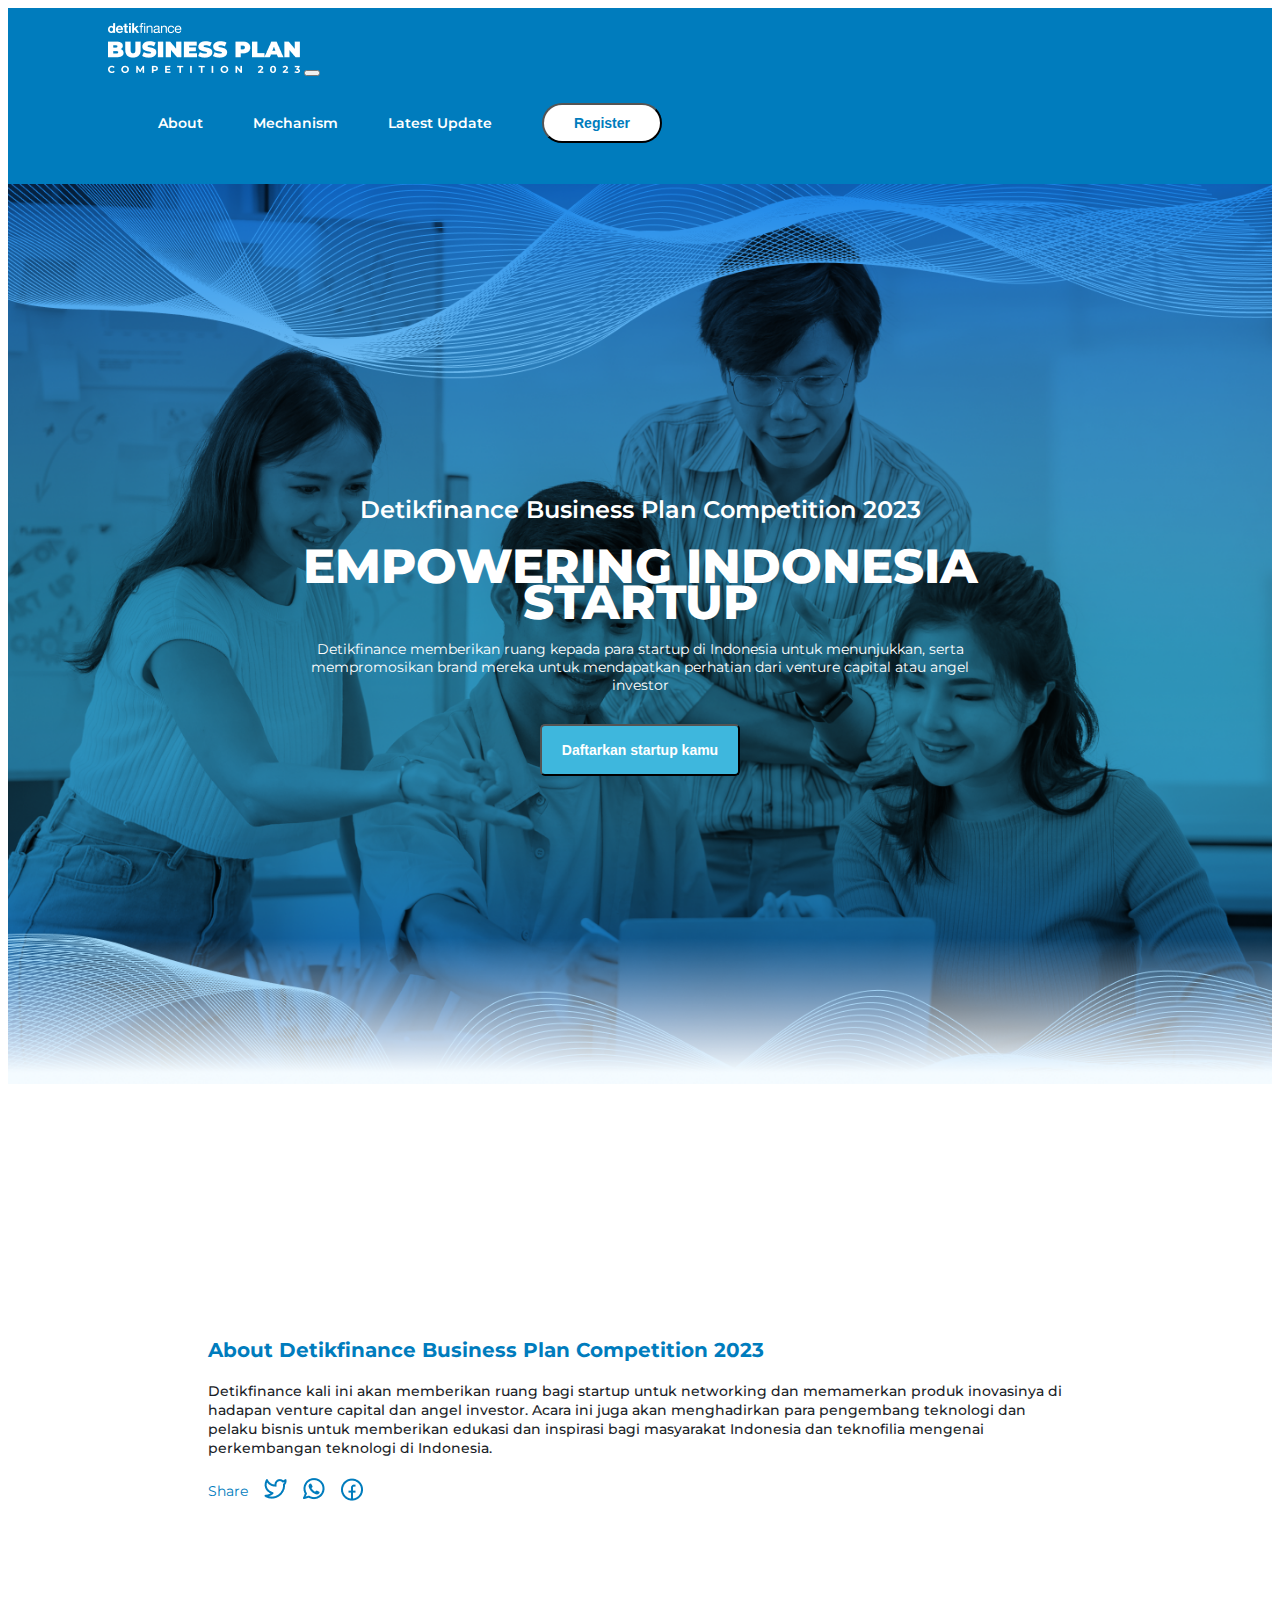
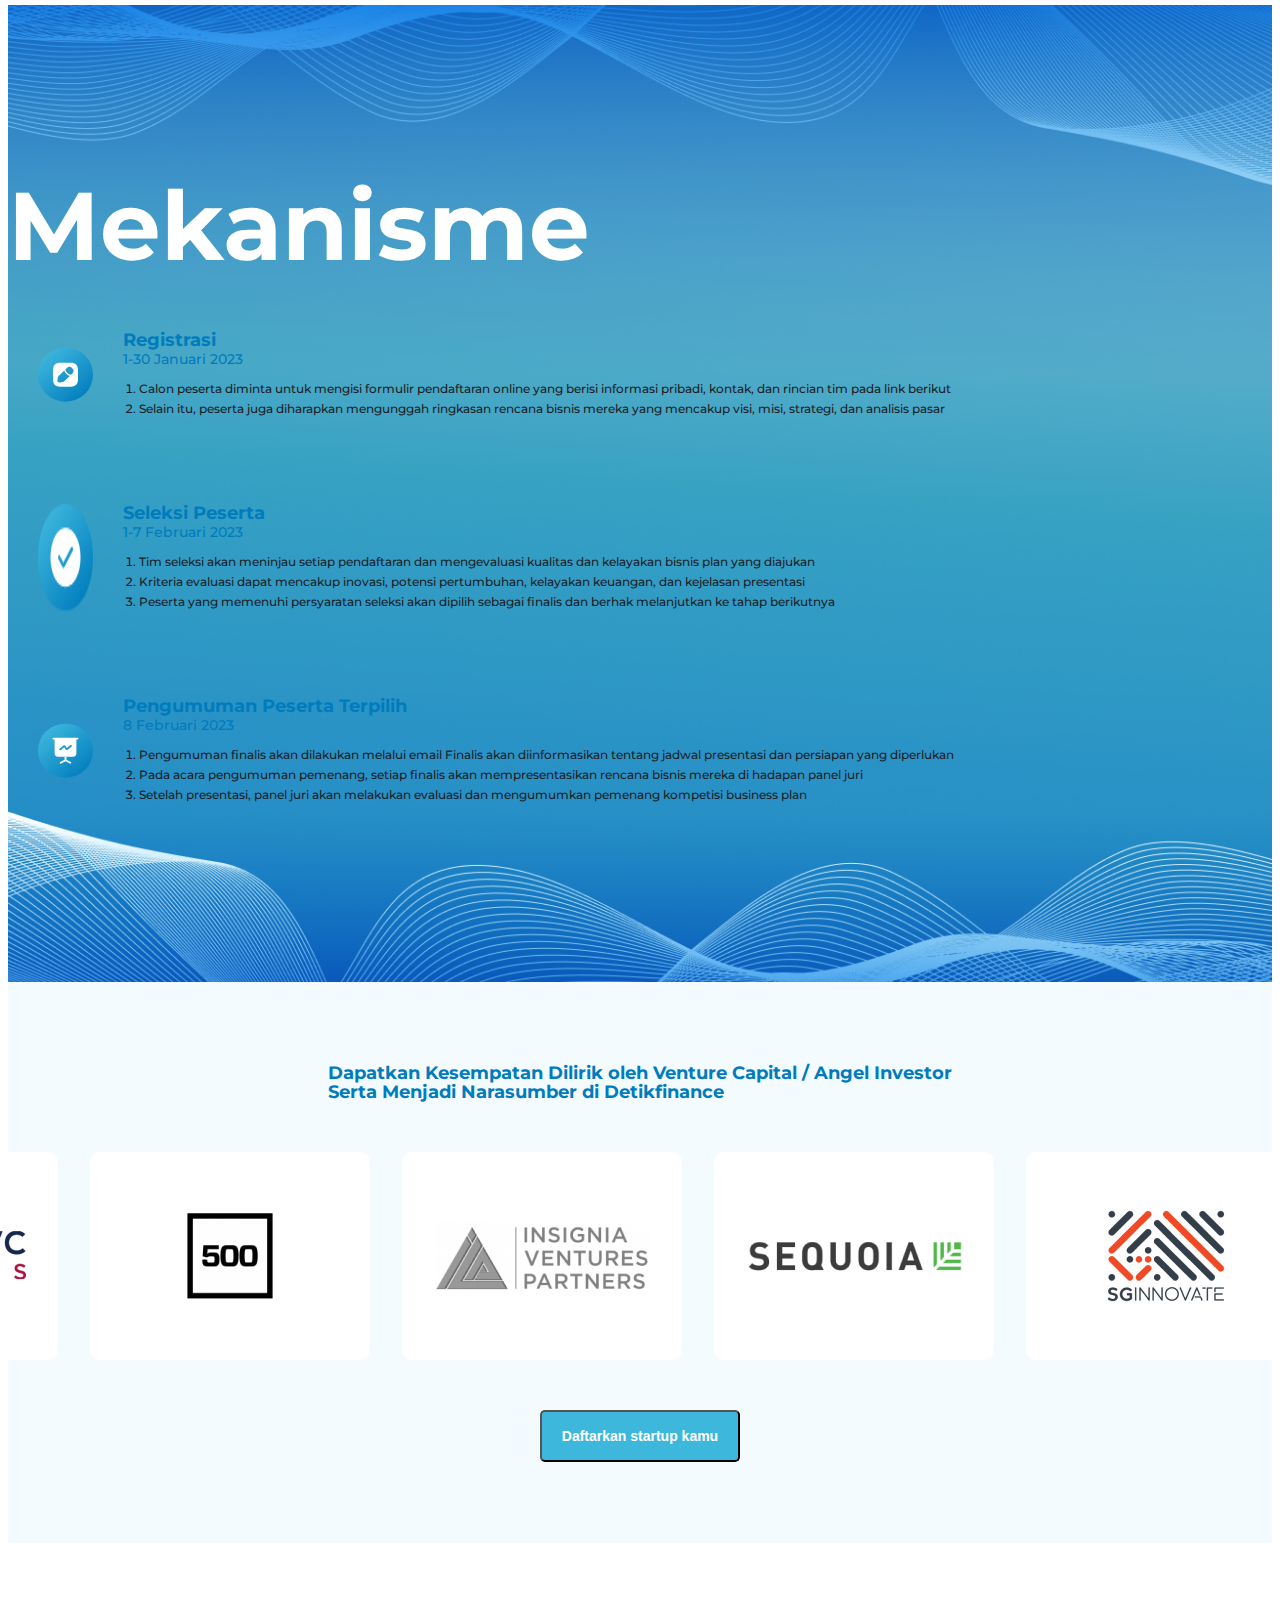
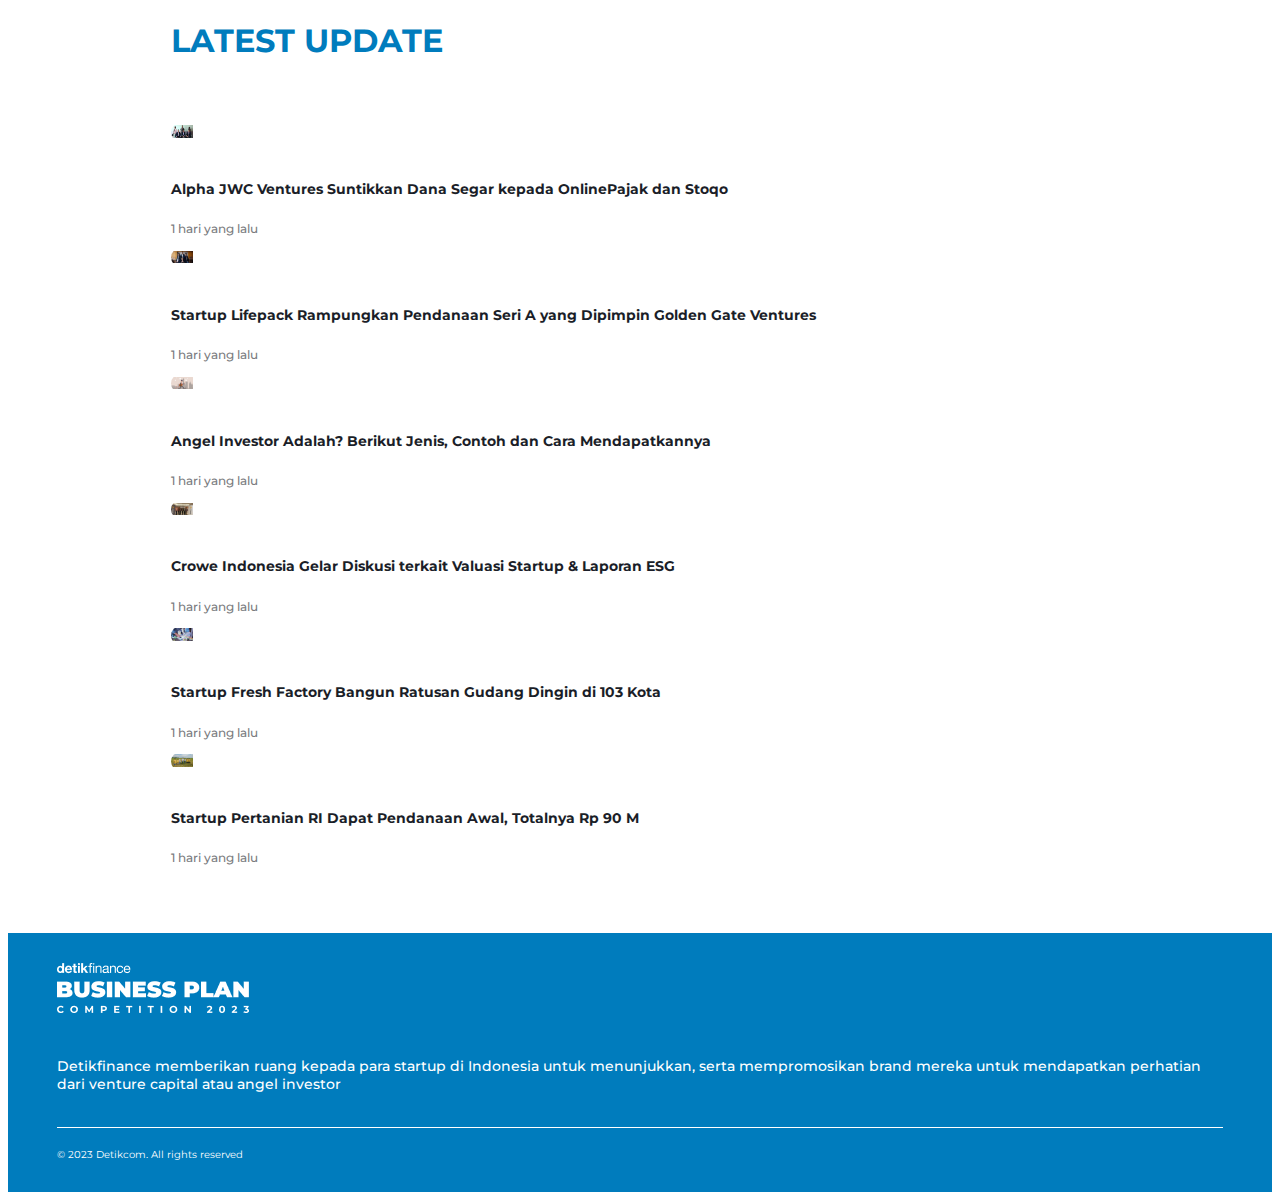
<file: index.html>
<!-- 
/**
* Author: Muhamad Khafidh Fuadi
* Created: 21.07.2023
**/ 
-->

<!DOCTYPE html>
<html lang="en">

<head>
  <meta charset="utf-8" />
  <meta name="viewport" content="width=device-width, initial-scale=1" />
  <link rel="icon" href="./public/images/detik-logo.png" />

  <title>Home - Detik Finance Business Plan Competition 2023</title>
  <link href="https://cdn.jsdelivr.net/npm/bootstrap@5.2.3/dist/css/bootstrap.min.css" rel="stylesheet"
    integrity="sha384-rbsA2VBKQhggwzxH7pPCaAqO46MgnOM80zW1RWuH61DGLwZJEdK2Kadq2F9CUG65" crossorigin="anonymous" />

  <link rel="stylesheet" href="./public/css/main.css" />
</head>

<body>
  <nav class="navbar navbar-expand-lg">
    <div class="container-fluid">
      <a class="navbar-brand" href="./index.html">
        <img src="./public/images/logo.png" alt="logo" />
      </a>
      <button class="navbar-toggler" type="button" data-bs-toggle="collapse" data-bs-target="#navbarSupportedContent"
        aria-controls="navbarSupportedContent" aria-expanded="false" aria-label="Toggle navigation">
        <span class="navbar-toggler-icon"></span>
      </button>
      <div class="collapse navbar-collapse" id="navbarSupportedContent">
        <ul class="navbar-nav me-auto mb-2 mb-lg-0">
          <li class="nav-item">
            <a class="nav-link" aria-current="page" href="#" onclick="smoothScroll('#about')">About</a>
          </li>
          <li class="nav-item">
            <a class="nav-link" href="#" onclick="smoothScroll('#mechanism')">Mechanism</a>
          </li>
          <li class="nav-item">
            <a class="nav-link" href="#" onclick="smoothScroll('#latestupdate')">Latest Update</a>
          </li>
          <li class="nav-item">
            <a href="./register.html">
              <button type="button" class="btn regist-btn btn-light rounded-pill">
                Register
              </button>
            </a>
          </li>
        </ul>
      </div>
    </div>
  </nav>

  <section id="hero">
    <div class="container">
      <div class="headline">
        <h5>Detikfinance Business Plan Competition 2023</h5>
        <h1>EMPOWERING INDONESIA STARTUP</h1>
        <p>
          Detikfinance memberikan ruang kepada para startup di Indonesia untuk
          menunjukkan, serta mempromosikan brand mereka untuk mendapatkan
          perhatian dari venture capital atau angel investor
        </p>
      </div>
      <a href="./register.html">
        <button type="button" class="btn main-regist-btn">Daftarkan startup kamu</button>
      </a>
    </div>
  </section>

  <!-- about section start -->
  <section id="about">
    <div class="container">
      <div class="row row-1 row-cols-sm-1 row-cols-md-1 row-cols-lg-2 justify-content-center align-items-center">
        <div class="col-12 col-xs-12 col-sm-auto col-lg-4">
          <iframe src="https://www.youtube.com/embed/zZNEvBvOHII" title="YouTube video player" frameborder="0"
            allow="accelerometer; autoplay; clipboard-write; encrypted-media; gyroscope; picture-in-picture"
            allowfullscreen></iframe>
        </div>
        <div class="col-12 col-xs-12 col-sm-auto col-lg-8">
          <div class="desc">
            <h3>About Detikfinance Business Plan Competition 2023</h3>
            <p>
              Detikfinance kali ini akan memberikan ruang bagi startup untuk
              networking dan memamerkan produk inovasinya di hadapan venture
              capital dan angel investor. Acara ini juga akan menghadirkan para
              pengembang teknologi dan pelaku bisnis untuk memberikan edukasi dan
              inspirasi bagi masyarakat Indonesia dan teknofilia mengenai
              perkembangan teknologi di Indonesia.
            </p>
            <div class="share-social-media">
              <h5>Share</h5>
              <a href="#"><img src="./public/images/twitter.png" alt="twitter" /></a>
              <a href="#"><img src="./public/images/wa.png" alt="wa" /></a>
              <a href="#"><img src="./public/images/facebook.png" alt="facebook" /></a>
            </div>
          </div>
        </div>
      </div>
    </div>
  </section>
  <!-- about section end -->

  <!-- mechanism section start -->

  <section id="mechanism">
    <div class="container">
      <div class="row d-flex justify-content-center">
        <div class="col-12 col-md-10 col-lg-7">
          <h1>Mekanisme</h1>
        </div>
        <div class="list-card col-12 col-md-10 col-lg-7">
          <div class="card mechanism-card">
            <div class="card-body align-items-start">
              <img src="./public/images/regist-icon.svg" alt="regist-icon" srcset="" />
              <div class="desc">
                <div class="row ms-0 d-flex align-items-center">
                  <h5 class="col-md-6 title p-0">Registrasi</h5>
                  <p class="col-md-6 date p-0 pt-md-0 pt-2 text-md-end">1-30 Januari 2023</p>
                </div>
                <div class="desc-list">
                  <ol>
                    <li>
                      Calon peserta diminta untuk mengisi formulir pendaftaran
                      online yang berisi informasi pribadi, kontak, dan rincian
                      tim pada link berikut
                    </li>
                    <li>
                      Selain itu, peserta juga diharapkan mengunggah ringkasan
                      rencana bisnis mereka yang mencakup visi, misi, strategi,
                      dan analisis pasar
                    </li>
                  </ol>
                </div>
              </div>
            </div>
          </div>
          <div class="card mechanism-card ">
            <div class="card-body align-items-start">
              <img src="./public/images/icon-check.png" alt="icon-check" srcset="" />
              <div class="desc">
                <div class="row ms-0 d-flex align-items-center">
                  <h5 class="col-md-6 title p-0">Seleksi Peserta</h5>
                  <p class="col-md-6 date p-0 pt-md-0 pt-2 text-md-end">1-7 Februari 2023</p>
                </div>
                <div class="desc-list">
                  <ol>
                    <li>
                      Tim seleksi akan meninjau setiap pendaftaran dan mengevaluasi kualitas dan kelayakan bisnis plan
                      yang diajukan
                    </li>
                    <li>
                      Kriteria evaluasi dapat mencakup inovasi, potensi pertumbuhan, kelayakan keuangan, dan kejelasan
                      presentasi
                    </li>
                    <li>
                      Peserta yang memenuhi persyaratan seleksi akan dipilih sebagai finalis dan berhak melanjutkan ke
                      tahap berikutnya
                    </li>
                  </ol>
                </div>
              </div>
            </div>
          </div>
          <div class="card mechanism-card ">
            <div class="card-body align-items-start">
              <img src="./public/images/presentation-icon.svg" alt="presentation-icon.svg" srcset="" />
              <div class="desc">
                <div class="row ms-0 d-flex align-items-center">
                  <h5 class="col-md-6 title p-0">Pengumuman Peserta Terpilih</h5>
                  <p class="col-md-6 date p-0 pt-md-0 pt-2 text-md-end">8 Februari 2023</p>
                </div>
                <div class="desc-list">
                  <ol>
                    <li>
                      Pengumuman finalis akan dilakukan melalui email
                      Finalis akan diinformasikan tentang jadwal presentasi dan persiapan yang diperlukan
                    </li>
                    <li>
                      Pada acara pengumuman pemenang, setiap finalis akan mempresentasikan rencana bisnis mereka di
                      hadapan panel juri
                    </li>
                    <li>
                      Setelah presentasi, panel juri akan melakukan evaluasi dan mengumumkan pemenang kompetisi business
                      plan
                    </li>
                  </ol>
                </div>
              </div>
            </div>
          </div>
        </div>
      </div>
    </div>
  </section>

  <!-- running logo section start -->
  <section id="logo">
    <div class="container">
      <p class="title text-center">
        Dapatkan Kesempatan Dilirik oleh Venture Capital / Angel Investor
        <br />
        Serta Menjadi Narasumber di Detikfinance
      </p>

      <div class="scroll-container" id="flavoursContainer">
        <div class="scroll-disabler"></div>
        <div class="logo-card">
          <img src="./public/images/company-logo/alpha.png" alt="Logo 2" />
        </div>
        <div class="gap"></div>
        <div class="logo-card">
          <img src="./public/images/company-logo/500.png" alt="Logo 2" />
        </div>
        <div class="gap"></div>
        <div class="logo-card">
          <img src="./public/images/company-logo/insignia.png" alt="Logo 2" />
        </div>
        <div class="gap"></div>
        <div class="logo-card">
          <img src="./public/images/company-logo/sequioia.png" alt="Logo 2" />
        </div>
        <div class="gap"></div>
        <div class="logo-card">
          <img src="./public/images/company-logo/sginnovate.png" alt="Logo 2" />
        </div>
        <div class="gap"></div>
        <div class="logo-card">
          <img src="./public/images/company-logo/wavemaker.png" alt="Logo 2" />
        </div>
        <div class="gap"></div>
        <div class="logo-card">
          <img src="./public/images/company-logo/gfc.png" alt="Logo 2" />
        </div>
        <div class="gap"></div>
        <div class="logo-card">
          <img src="./public/images/company-logo/goldendate.png" alt="Logo 1" />
        </div>
        <div class="gap"></div>
      </div>

      <button type="button" class="btn main-regist-btn">Daftarkan startup kamu</button>
    </div>
  </section>

  <!-- running logo section end -->

  <!-- latest update section start -->
  <section id="latestupdate">
    <div class="container">
      <h3 class="latest-update-title">LATEST UPDATE</h3>
      <div class="row row-cols-1 row-cols-sm-1 row-cols-md-2 row-cols-lg-3 g-3">
        <div class="col">
          <div class="card border-0 article-card">
            <a href="">
              <div class="zoom-img">
                <img src="./public/images/article-img.png" class="card-img-top" width="21.75rem" alt="...">
              </div>
              <div class="card-body">
                <h5 class="card-title">Alpha JWC Ventures Suntikkan Dana Segar kepada OnlinePajak dan Stoqo</h5>
                <p class="card-text">1 hari yang lalu</p>
              </div>
            </a>
          </div>
        </div>
        <div class="col">
          <div class="card border-0 article-card">
            <a href="">
              <div class="zoom-img">
                <img src="./public/images/article-img2.png" class="card-img-top" width="21.75rem" alt="...">
              </div>
              <div class="card-body">
                <h5 class="card-title">Startup Lifepack Rampungkan Pendanaan Seri A yang Dipimpin Golden Gate Ventures
                </h5>
                <p class="card-text">1 hari yang lalu</p>
              </div>
            </a>
          </div>
        </div>
        <div class="col">
          <div class="card border-0 article-card">
            <a href="">
              <div class="zoom-img">
                <img src="./public/images/article-img3.png" class="card-img-top" width="21.75rem" alt="...">
              </div>
              <div class="card-body">
                <h5 class="card-title">Angel Investor Adalah? Berikut Jenis, Contoh dan Cara Mendapatkannya</h5>
                <p class="card-text">1 hari yang lalu</p>
              </div>
            </a>
          </div>
        </div>
        <div class="col">
          <div class="card border-0 article-card">
            <a href="">
              <div class="zoom-img">
                <img src="./public/images/article-img4.png" class="card-img-top" width="21.75rem" alt="...">
              </div>
              <div class="card-body">
                <h5 class="card-title">Crowe Indonesia Gelar Diskusi terkait Valuasi Startup & Laporan ESG</h5>
                <p class="card-text">1 hari yang lalu</p>
              </div>
            </a>
          </div>
        </div>
        <div class="col">
          <div class="card border-0 article-card">
            <a href="">
              <div class="zoom-img">
                <img src="./public/images/article-img5.png" class="card-img-top" width="21.75rem" alt="...">
              </div>
              <div class="card-body">
                <h5 class="card-title">Startup Fresh Factory Bangun Ratusan Gudang Dingin di 103 Kota</h5>
                <p class="card-text">1 hari yang lalu</p>
              </div>
            </a>
          </div>
        </div>
        <div class="col">
          <div class="card border-0 article-card">
            <a href="">
              <div class="zoom-img">
                <img src="./public/images/article-img6.png" class="card-img-top" width="21.75rem" alt="...">
              </div>
              <div class="card-body">
                <h5 class="card-title">Startup Pertanian RI Dapat Pendanaan Awal, Totalnya Rp 90 M</h5>
                <p class="card-text">1 hari yang lalu</p>
              </div>
            </a>
          </div>
        </div>

      </div>
    </div>
  </section>
  <!-- latest update section end -->

  <!-- footer section start -->
  <footer>
    <div class="container">
      <div class="content">
        <img src="./public/images/logo.png" alt="">
        <p>Detikfinance memberikan ruang kepada para startup di Indonesia untuk menunjukkan, serta mempromosikan brand
          mereka untuk mendapatkan perhatian dari venture capital atau angel investor</p>
      </div>
      <div class="line"></div>
      <div class="copyright">© 2023 Detikcom. All rights reserved</div>
    </div>
  </footer>


  <script src="https://code.jquery.com/jquery-3.6.0.min.js"></script>
  <script src="https://cdn.jsdelivr.net/npm/bootstrap@5.2.3/dist/js/bootstrap.bundle.min.js"
    integrity="sha384-kenU1KFdBIe4zVF0s0G1M5b4hcpxyD9F7jL+jjXkk+Q2h455rYXK/7HAuoJl+0I4" crossorigin="anonymous">
  </script>

  <script src="./public/js/main.js"></script>
</body>

</html>
</file>
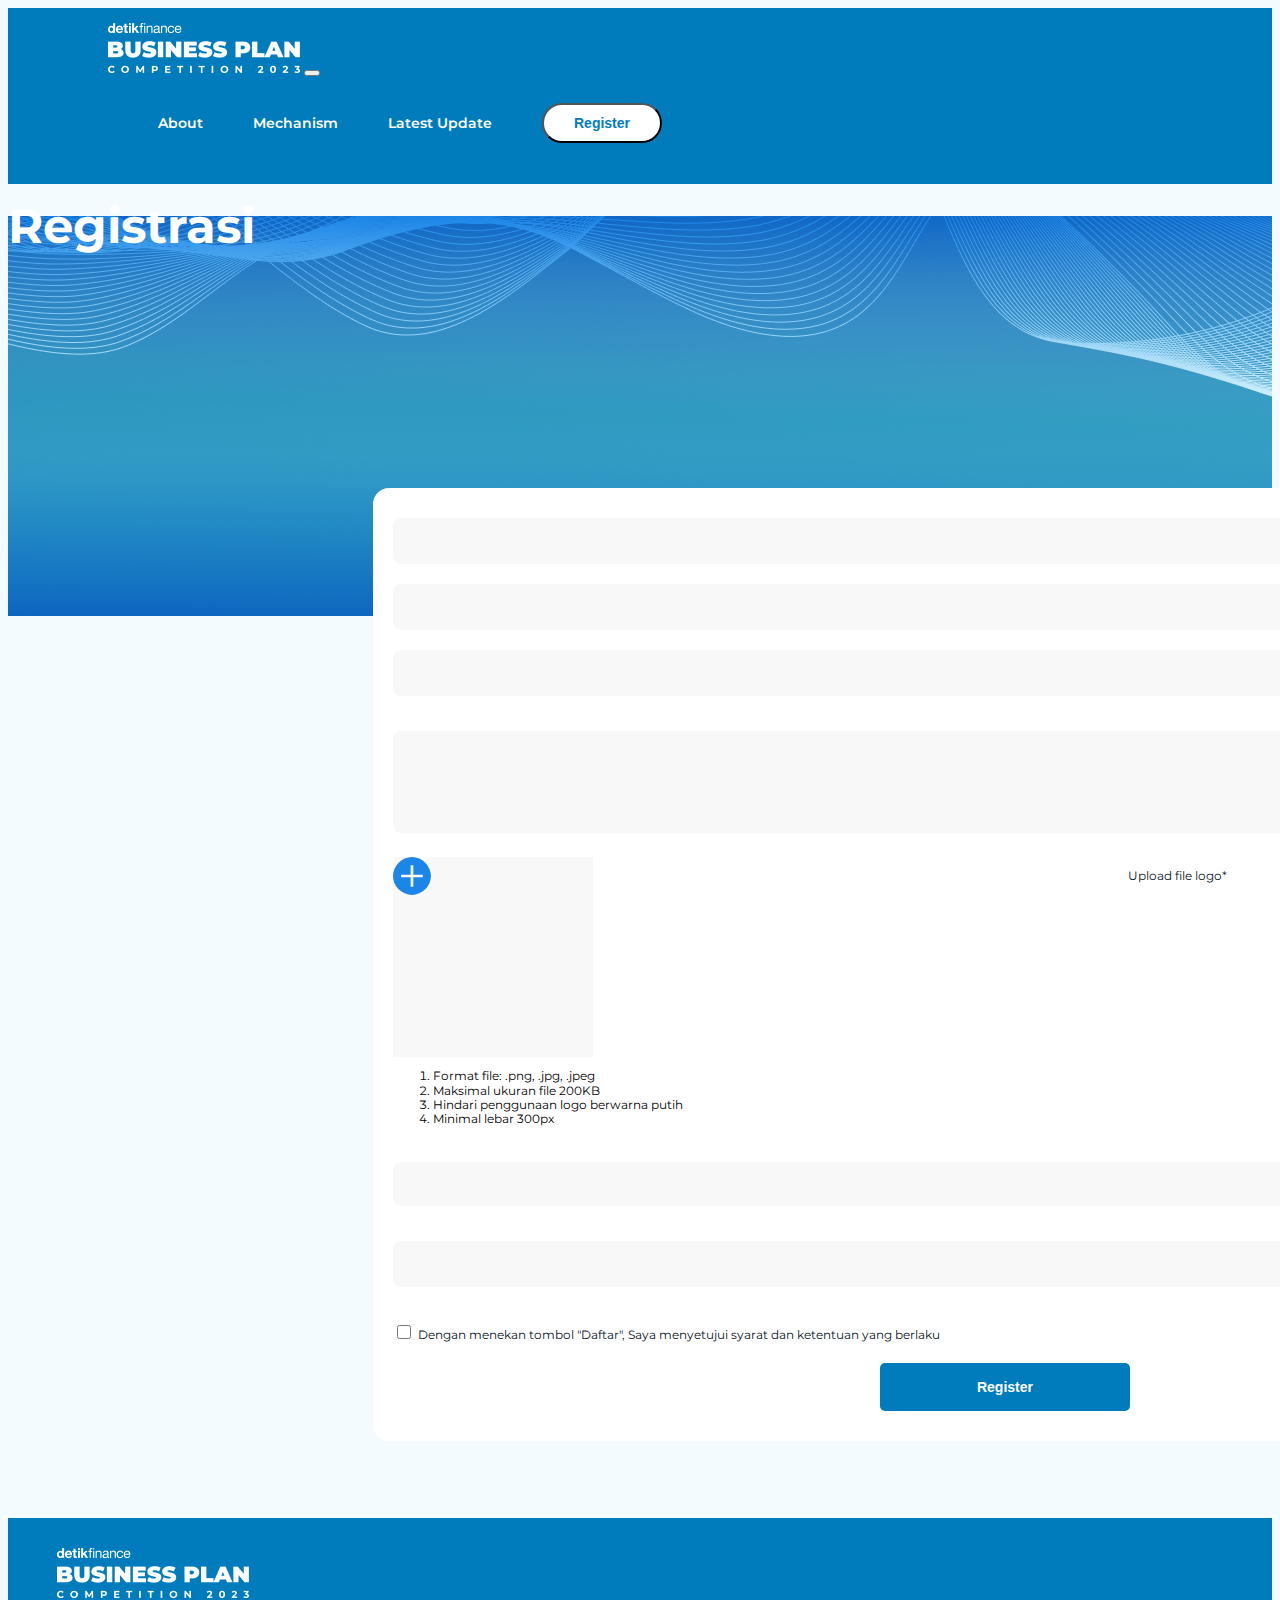
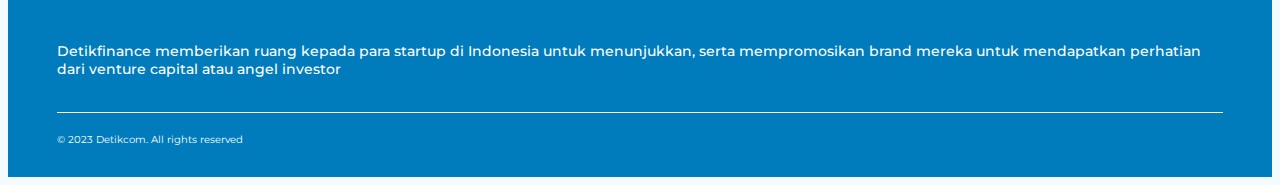
<file: register.html>
<!-- 
/**
* Author: Muhamad Khafidh Fuadi
* Created: 21.07.2023
**/ 
-->

<!DOCTYPE html>
<html lang="en">

<head>
  <meta charset="utf-8" />
  <meta name="viewport" content="width=device-width, initial-scale=1" />
  <!-- logo -->
  <link rel="icon" href="./public/images/detik-logo.png" type="image/x-icon" />
  <title>Register - Detik Finance Business Plan Competition 2023</title>
  <link href="https://cdn.jsdelivr.net/npm/bootstrap@5.2.3/dist/css/bootstrap.min.css" rel="stylesheet"
    integrity="sha384-rbsA2VBKQhggwzxH7pPCaAqO46MgnOM80zW1RWuH61DGLwZJEdK2Kadq2F9CUG65" crossorigin="anonymous" />

  <link rel="stylesheet" href="./public/css/main.css" />
</head>

<style>
  body {
    background: #F4FBFF;
  }
</style>

<body>
  <nav class="navbar navbar-expand-lg">
    <div class="container-fluid">
      <a class="navbar-brand" href="./index.html">
        <img src="./public/images/logo.png" alt="logo" />
      </a>
      <button class="navbar-toggler" type="button" data-bs-toggle="collapse" data-bs-target="#navbarSupportedContent"
        aria-controls="navbarSupportedContent" aria-expanded="false" aria-label="Toggle navigation">
        <span class="navbar-toggler-icon"></span>
      </button>
      <div class="collapse navbar-collapse" id="navbarSupportedContent">
        <ul class="navbar-nav me-auto mb-2 mb-lg-0">
          <li class="nav-item">
            <a class="nav-link" aria-current="page" href="#about">About</a>
          </li>
          <li class="nav-item">
            <a class="nav-link" href="#mechanism">Mechanism</a>
          </li>
          <li class="nav-item">
            <a class="nav-link" href="#latestupdate">Latest Update</a>
          </li>
          <li class="nav-item">
            <a href="register.html">
              <button type="button" class="btn regist-btn btn-light rounded-pill">
                Register
              </button>
            </a>
          </li>
        </ul>
      </div>
    </div>
  </nav>

  <section id="regist">
    <div class="container-fluid d-flex justify-content-center align-items-center">
      <h1>Registrasi</h1>
    </div>
    <div class="regist-form">
      <form>
        <div class="position-relative">
          <label for="namaperusahaan" class="form-label text-dark" id="namaperusahaan-label">Nama Perusahaan<span
              class="text-danger">*</span></label>
          <input type="text" class="form-control" id="namaperusahaan" oninput="toggleLabelVisibility('namaperusahaan')">
        </div>
        <div class="position-relative">
          <label for="email" class="form-label text-dark" id="email-label">Email<span
              class="text-danger">*</span></label>
          <input type="text" class="form-control" id="email" oninput="toggleLabelVisibility('email')">
        </div>
        <div class="position-relative">
          <label for="nohp" class="form-label text-dark" id="nohp-label">Nomor Telepon<span
              class="text-danger">*</span></label>
          <input type="text" class="form-control" id="nohp" oninput="toggleLabelVisibility('nohp')">
          <div class="form-text">Isi hanya angka</div>
        </div>
        <div class="position-relative">
          <label for="tentang" class="form-label text-dark" id="tentang-label">Tentang Perusahaan (Max. 200
            character)<span class="text-danger">*</span></label>
          <textarea id="tentang" class="form-control" type="text" rows="5"
            oninput="toggleLabelVisibility('tentang')"></textarea>
        </div>
        <div class="image-logo-upload">
          <div class="row g-0">
            <div class="col-4 d-flex flex-column align-items-center justify-content-center position-relative">
              <img src="public/images/upload-logo-icon.svg" alt="" class="upload-logo-icon" width="38px" srcset="">
              <input type="file" name="image" id="image">

              <p class="upload-label">Upload file logo<span class="text-danger">*</span></p>
            </div>
            <div class="col-8 d-flex align-items-center justify-content-start">
              <ol>
                <li>Format file: .png, .jpg, .jpeg
                </li>
                <li>Maksimal ukuran file 200KB</li>
                <li>
                  Hindari penggunaan logo berwarna putih
                </li>
                <li>
                  Minimal lebar 300px
                </li>
              </ol>
            </div>
          </div>
        </div>
        <div class="position-relative">
          <label for="deck" class="form-label text-dark" id="deck-label">Profil Perusahaan atau Deck (opsional)</label>
          <input type="file" class="form-control" id="deck" oninput="toggleLabelVisibility('deck')">
          <div class="form-text">Format file .pdf, maksimal size 20mb</div>
        </div>
        <div class="position-relative">
          <label for="linkweb" class="form-label text-dark" id="linkweb-label">Link Website<span
              class="text-danger">*</span></label>
          <input type="text" class="form-control" id="linkweb" oninput="toggleLabelVisibility('linkweb')">
          <div class="form-text">Website, Sosial Media, dll. Sertakan protokol URL (https:// atau http://).</div>
        </div>
        <div class="form-check">
          <input class="form-check-input" type="checkbox" value="" id="flexCheckDefault">
          <label class="form-check-label" for="flexCheckDefault">
            Dengan menekan tombol "Daftar", Saya menyetujui syarat dan ketentuan yang berlaku
          </label>
        </div>
        <button type="submit" class="regist-btn-submit">Register</button>
      </form>
    </div>
    </div>
  </section>

  <!-- footer section start -->
  <footer>
    <div class="container">
      <div class="content">
        <img src="public/images/logo.png" alt="">
        <p>Detikfinance memberikan ruang kepada para startup di Indonesia untuk menunjukkan, serta mempromosikan brand
          mereka untuk mendapatkan perhatian dari venture capital atau angel investor</p>
      </div>
      <div class="line"></div>
      <div class="copyright">© 2023 Detikcom. All rights reserved</div>
    </div>
  </footer>

  <script>
    function toggleLabelVisibility(inputId) {
      const input = document.getElementById(inputId);
      const label = document.getElementById(inputId + '-label');

      if (input.value.trim() !== '') {
        label.classList.add('hide-label');
      } else {
        label.classList.remove('hide-label');
      }
    }
  </script>
</body>

</html>
</file>
<file: public/css/main.css>
@import url("https://fonts.googleapis.com/css2?family=Montserrat:wght@400;500;600;700&display=swap");

body {
  background: #fff;
  font-family: Montserrat;
  color: #fff;
}

.navbar {
  background: #007cbd;
  display: flex;
  padding: 0.9375rem 6.25rem;
  align-items: center;
  color: white;

  /* stick to top */
  position: sticky;
  top: 0;
  z-index: 1;
}

.navbar-nav {
  display: flex;
  justify-content: flex-end;
  align-items: center;
  gap: 1.875rem;
  flex: 1 0 0;
}

.nav-item {
  display: flex;
  padding: 0.625rem;
  justify-content: center;
  align-items: center;
  gap: 0.625rem;
}

.nav-link {
  color: #fff;
  font-size: 0.875rem;
  font-style: normal;
  font-weight: 600;
  line-height: normal;
}

.nav-link:hover {
  color: #fff;
}

button.regist-btn {
  display: flex;
  padding: 0.625rem 1.875rem;
  justify-content: center;
  align-items: center;
  gap: 0.625rem;

  border-radius: 6.25rem;
  background: #fff;

  color: #007cbd;
  font-size: 0.875rem;
  font-style: normal;
  font-weight: 600;
  line-height: normal;
}

button.regist-btn:hover {
  background: #fff;
  color: #007cbd;
}

/* hero section start */
section#hero {
  background: url("../images/hero-bg.png") no-repeat center center/cover;
  height: 100vh;
  display: flex;
  align-items: center;
  text-align: center;
  padding: 0 16.13rem 0 16.13rem;
}

section#hero .container {
  display: inline-flex;
  flex-direction: column;
  align-items: center;
  gap: 1.875rem;
  margin: 0;
  padding: 0;
  max-width: 100%;
}

.headline {
  display: flex;
  flex-direction: column;
  gap: 1.25rem;
  width: auto;
}

.headline h5 {
  font-size: 1.5rem;
  font-weight: 600;
  line-height: 2.25rem;
  margin: 0;
}

.headline h1 {
  font-size: 3rem;
  font-weight: 800;
  line-height: 2.25rem;
  margin: 0;
}

.headline p {
  text-align: center;
  font-size: 0.875rem;
  font-style: normal;
  line-height: normal;
  padding: 0 2.44rem 0 2.44rem;
  font-weight: normal;
  margin: 0;
}

button.main-regist-btn {
  padding: 1rem 1.25rem;
  gap: 0.625rem;

  border-radius: 0.3125rem;
  background: #3eb7dd;

  color: #fff;
  font-size: 0.875rem;
  font-style: normal;
  font-weight: 800;
  line-height: normal;
}

button.main-regist-btn:hover {
  background: #3eb7dd;
  color: #fff;
}

/* hero section end */

/* about section */

section#about {
  padding: 6.25rem 12.5rem;
}

section#about .desc {
  display: grid;
  gap: 1.25rem;
}

.desc h3 {
  color: #007cbd;
  font-size: 1.25rem;
  font-style: normal;
  font-weight: 700;
  line-height: normal;
  margin: 0;
}

.desc p {
  color: #1b1e28;
  font-size: 0.875rem;
  font-style: normal;
  font-weight: 500;
  line-height: 1.1875rem;
  margin: 0;
}

iframe {
  width: 100%;
}

.share-social-media {
  display: flex;
  align-items: flex-start;
  gap: 1rem;
}

.share-social-media h5 {
  color: #007cbd;
  font-size: 0.875rem;
  font-style: normal;
  font-weight: 400;
  line-height: 1.1875rem;
  margin: 0;
  align-self: center;
}

/* mechanism section */

section#mechanism {
  background: url("../images/background-mekanisme-section.png") no-repeat center
    center/cover;
  padding: 9.19rem 0rem 9.19rem 0rem;
}

section#mechanism > .container > .row {
  gap: 2.5rem;
}

section#mechanism,
section#regist h1 {
  font-size: 3rem;
  font-style: normal;
  font-weight: 700;
  line-height: 1.25rem;
}

.title {
  color: #007cbd;
  font-size: 1.125rem;
  font-style: normal;
  font-weight: 700;
  line-height: 1.1875rem;
  margin: 0;
}

section#mechanism .date {
  color: #007cbd;
  font-size: 0.875rem;
  font-style: normal;
  font-weight: 500;
  line-height: 1.1875rem;
  margin: 0;
}

section#mechanism .list-card {
  display: grid;
  gap: 1.56rem;
}

.mechanism-card {
  padding: 1.875rem;
  border-radius: 0.625rem;
}

.mechanism-card:hover {
  background: #fff;
  box-shadow: 0px 5px 10px 0px rgba(255, 255, 255, 0.6);
}

.mechanism-card .desc {
  display: flex;
  flex-direction: column;
  gap: 0.625rem;
}

.mechanism-card .card-body {
  display: flex;
  gap: 1.88rem;
  padding: 0;
}

.desc-list ol {
  padding-left: 1rem;
  margin: 0;

  color: #1b1e28;
  font-size: 0.75rem;
  font-style: normal;
  font-weight: 500;
  line-height: 1.25rem; /* 166.667% */
}

/* logo section */
section#logo {
  display: flex;
  padding: 5.125rem 0rem 5.0625rem 0rem;
  justify-content: center;
  align-items: center;
  background: #f4fbff;
}

section#logo .container {
  display: flex;
  flex-direction: column;
  align-items: center;
  gap: 3.125rem;
  max-width: 100%;
  background: #f4fbff;
}

.logo-card {
  width: 18.1875rem;
  height: 9rem;
  padding: 2rem;
  display: flex;
  justify-content: center;
  align-items: center;

  border-radius: 0.625rem;
  background: #fff;
}

.gap {
  width: 2rem; /* Set the width of the gap */
  flex-shrink: 0; /* Prevent the spacer element from shrinking */
}

.scroll-container {
  width: 100vw;
  overflow-x: scroll;
  white-space: nowrap;
  background-color: #f4fbff;
  display: flex;
  -ms-overflow-style: none;
  scrollbar-width: none;
}

.scroll-disabler {
  width: 100vw;
  height: 34.4px;
  position: absolute;
  background-color: rgba(0, 0, 0, 0.0001);
}

::-webkit-scrollbar {
  display: none;
}

/* latest update  */

section#latestupdate {
  padding: 3.5rem 10.19rem 3.5rem 10.19rem;
}

section#latestupdate .container {
  display: grid;
  gap: 2.5rem;
}

.latest-update-title {
  color: #007cbd;
  font-size: 2rem;
  font-style: normal;
  font-weight: 700;
  line-height: 1.25rem; /* 62.5% */
}

.article-card {
  border-radius: 0.625rem;
  margin: 0;
  padding: 0;
}

.article-card h5 {
  color: #1b1e28;
  font-size: 0.875rem;
  font-style: normal;
  font-weight: 700;
  line-height: normal;
}

.article-card p {
  color: #7a7b7e;
  font-size: 0.75rem;
  font-style: normal;
  font-weight: 500;
  line-height: normal;
}

.article-card .card-body {
  padding: 0;
  padding-top: 0.94rem;
}

a {
  text-decoration: none;
}

.zoom-img {
  width: 100%;
  overflow: hidden;
  margin: 0 auto;
  border-radius: 0.625rem;
}

.article-card img {
  object-fit: cover;
  transition: 0.3s all ease-in-out;
}

.article-card a:hover img {
  transform: scale(1.1);
  border-radius: 0.625rem;
}

.article-card a:hover h5 {
  color: #007cbd;
}

/* footer section */

footer {
  background: #007cbd;
  padding: 1.88rem 3.06rem 1.88rem 3.06rem;
}

footer .content {
  display: flex;
  flex-direction: column;
  justify-content: center;
  align-items: flex-start;
  gap: 1.875rem;
}

footer p {
  font-size: 0.875rem;
  font-style: normal;
  font-weight: 500;
  line-height: normal;
}

.line {
  height: 0.0625rem;
  background: #fff;
  margin: 1.25rem 0 1.25rem 0;
}

.copyright {
  font-size: 0.625rem;
  font-style: normal;
  font-weight: 400;
  line-height: 140%; /* 0.875rem */
}

/* register.html */

section#regist .container-fluid {
  background: url("../images/background-header-title.png") no-repeat center
    center/cover;
  height: 25rem;
}

section#regist form {
  display: flex;
  flex-direction: column;
  gap: 1.25rem;

  padding: 1.875rem 1.25rem;
  border-radius: 1rem;
  background: #fff;
}

.position-relative,
.image-logo-upload {
  width: 100%;
}

.regist-form {
  width: 100%;
  margin: -8rem 0 4.81rem 0;
  padding: 0 22.81rem 0 22.81rem;
  z-index: 1;
}

input:not(.form-check-input) {
  height: 2.75rem;
}

section#regist textarea {
  padding: 1rem 0 1rem 0;
}

section#regist input:not(.form-check-input),
section#regist textarea {
  border-radius: 0.5rem;
  background: #f8f8f8;
  width: 100%;
  border: none;
  padding-left: 12px; /* Move the padding to the input instead of label */
}
section#regist input:not(.form-check-input, #deck),
section#regist textarea,
.form-check-label {
  color: #071424;
  font-size: 0.75rem;
  font-style: normal;
  font-weight: 400;
  line-height: normal;
}

.image-logo-upload .col-4 {
  height: 12.5rem;
  width: 12.47919rem;

  flex-shrink: 0;
  background: #f8f8f8;
}

.image-logo-upload .col-8 {
  color: #000;
  font-size: 0.75rem;
  font-style: normal;
  font-weight: 400;
  line-height: 120%; /* 0.9rem */
}

input[type="file"]#image {
  width: 100%;
  height: 20%;
  opacity: 0;
  cursor: pointer;
}

input[type="file"]#image {
  position: absolute;
  top: 80px;
  right: 0px;
}

input[type="file"]#deck::-webkit-file-upload-button {
  -webkit-appearance: none;
  float: right;
  border-radius: 0.5rem;
  background: #007cbd;
  width: 10rem;
  height: 2.75rem;

  color: #fff;
  font-size: 0.75rem;
  font-style: normal;
  font-weight: 700;
  padding: 0;
  line-height: normal;
}

input[type="file"]#deck {
  -webkit-appearance: none;
  text-align: left;
  -webkit-rtl-ordering: left;

  color: transparent;
}

.upload-label,
label:not(.form-check-label) {
  color: #071424;
  font-size: 0.75rem;
  font-style: normal;
  font-weight: 400;
  line-height: normal;
}

label:not(.form-check-label) {
  position: absolute;
  top: 14px;
  padding-left: 12px;
  pointer-events: none; /* Prevent the label from blocking input clicks */
}

.form-text {
  font-size: 0.75rem;
  font-style: normal;
  font-weight: 400;
  line-height: normal;
}

.hide-label {
  display: none;
}

.upload-label {
  position: absolute;
  bottom: 1.06rem;
  right: 3.31rem;
  text-align: center;
  margin: 0;
}

.form-check-input {
  width: 0.87356rem;
  height: 0.875rem;
  border-radius: 0.125rem;
  background: #c4c4c4;
}

.regist-btn-submit {
  width: 15.625rem;
  padding: 1rem 1.25rem;
  justify-content: center;
  align-items: center;
  gap: 0.625rem;
  border: 0;

  border-radius: 0.3125rem;
  background: #007cbd;

  color: #fff;

  font-size: 0.875rem;
  font-style: normal;
  font-weight: 700;
  line-height: normal;

  /* make button to center */
  margin: 0 auto;
  display: block;
}

@media (max-width: 1200px) {
  .regist-form {
    padding: 0 8rem 0 8rem;
  }
}

@media (max-width: 768px) {
  /* hero section */
  section#hero {
    padding: 0 3.31rem 0 3.31rem;
  }

  .headline h5 {
    font-size: 1.25rem;
    line-height: normal;
  }

  .headline h1 {
    font-size: 2.25rem;
  }

  .headline p {
    font-size: 0.75rem;
    padding: 0;
    font-weight: normal;
  }

  /* about section responsive */
  section#about {
    padding: 6.25rem 8rem;
  }

  .about-card {
    flex-direction: column;
    align-items: center;
    gap: 1.875rem;
  }

  .about-card iframe {
    width: 100%;
    height: 13.75981rem;
  }

  .share-social-media h5 {
    font-size: 0.75rem;
    line-height: 1.25rem;
    padding: 0;
    text-align: center;
  }

  section#mechanism .container {
    max-width: 70%;
  }

  .mechanism-card {
    display: flex;
    flex-direction: column;
    align-items: flex-start;
    gap: 1.0625rem;
    border-radius: 0.625rem;
    background: #fff;
    width: auto;
    max-width: 100%;
    padding: 1.875rem;
    box-sizing: border-box; /* Add this line */
  }

  .mechanism-card .card-body {
    display: flex;
    flex-wrap: wrap; /* Add this line */
    gap: 1.875rem;
    padding: 0;
    width: 100%; /* Add this line */
    box-sizing: border-box; /* Add this line */
  }

  .description {
    display: flex;
    flex-direction: column;
    gap: 0.625rem;
    flex: 1 1 auto; /* Add this line */
    width: 100%; /* Add this line */
    box-sizing: border-box; /* Add this line */
  }

  .desc-head {
    display: inline;
    justify-content: right;
  }

  section#latestupdate {
    padding: 3.5rem 3.06rem 3.5rem 3.06rem;
  }

  /* regist page */

  .regist-form {
    padding: 0 5rem 0 5rem;
  }
}

@media (max-width: 480px) {
  /* hidden nav */
  .navbar {
    display: none;
  }
  /* hero section responsive */

  section#hero {
    padding-right: 3.31rem;
    padding-left: 3.31rem;
  }

  .headline,
  .headline p {
    text-align: left;
    padding: 0;
  }

  .headline h5 {
    font-size: 1.25rem;
    line-height: normal;
  }

  .headline h1 {
    font-size: 2.25rem;
  }

  .headline p {
    font-size: 0.75rem;
    align-self: stretch;
    padding: 0;
    text-align: left;
    font-weight: normal;
  }

  /* about section responsive */
  section#about,
  section#mechanism,
  section#latestupdate,
  footer {
    padding: 6.25rem 1.22rem 6.25rem 1.22rem;
  }

  .about-card {
    flex-direction: column;
    align-items: center;
    gap: 1.875rem;
  }

  .about-card iframe {
    width: 100%;
    height: 13.75981rem;
  }

  .share-social-media h5 {
    font-size: 0.75rem;
    line-height: 1.25rem;
    padding: 0;
    text-align: center;
  }

  section#mechanism .container {
    max-width: 100%;
  }

  section#latestupdate {
    padding: 3.5rem 1.22rem 3.5rem 1.22rem;
  }

  .image-logo-upload .row {
    --bs-gutter-y: 1rem;
  }

  .regist-form {
    padding: 0 1rem 0 1rem;
  }

  input[type="file"]#deck::-webkit-file-upload-button {
    width: 4rem;
    height: 2.75rem;

    color: #fff;
    font-size: 0.45rem;
    font-style: normal;
    font-weight: 600;
    padding: 0;
    line-height: normal;
  }
}
</file>
